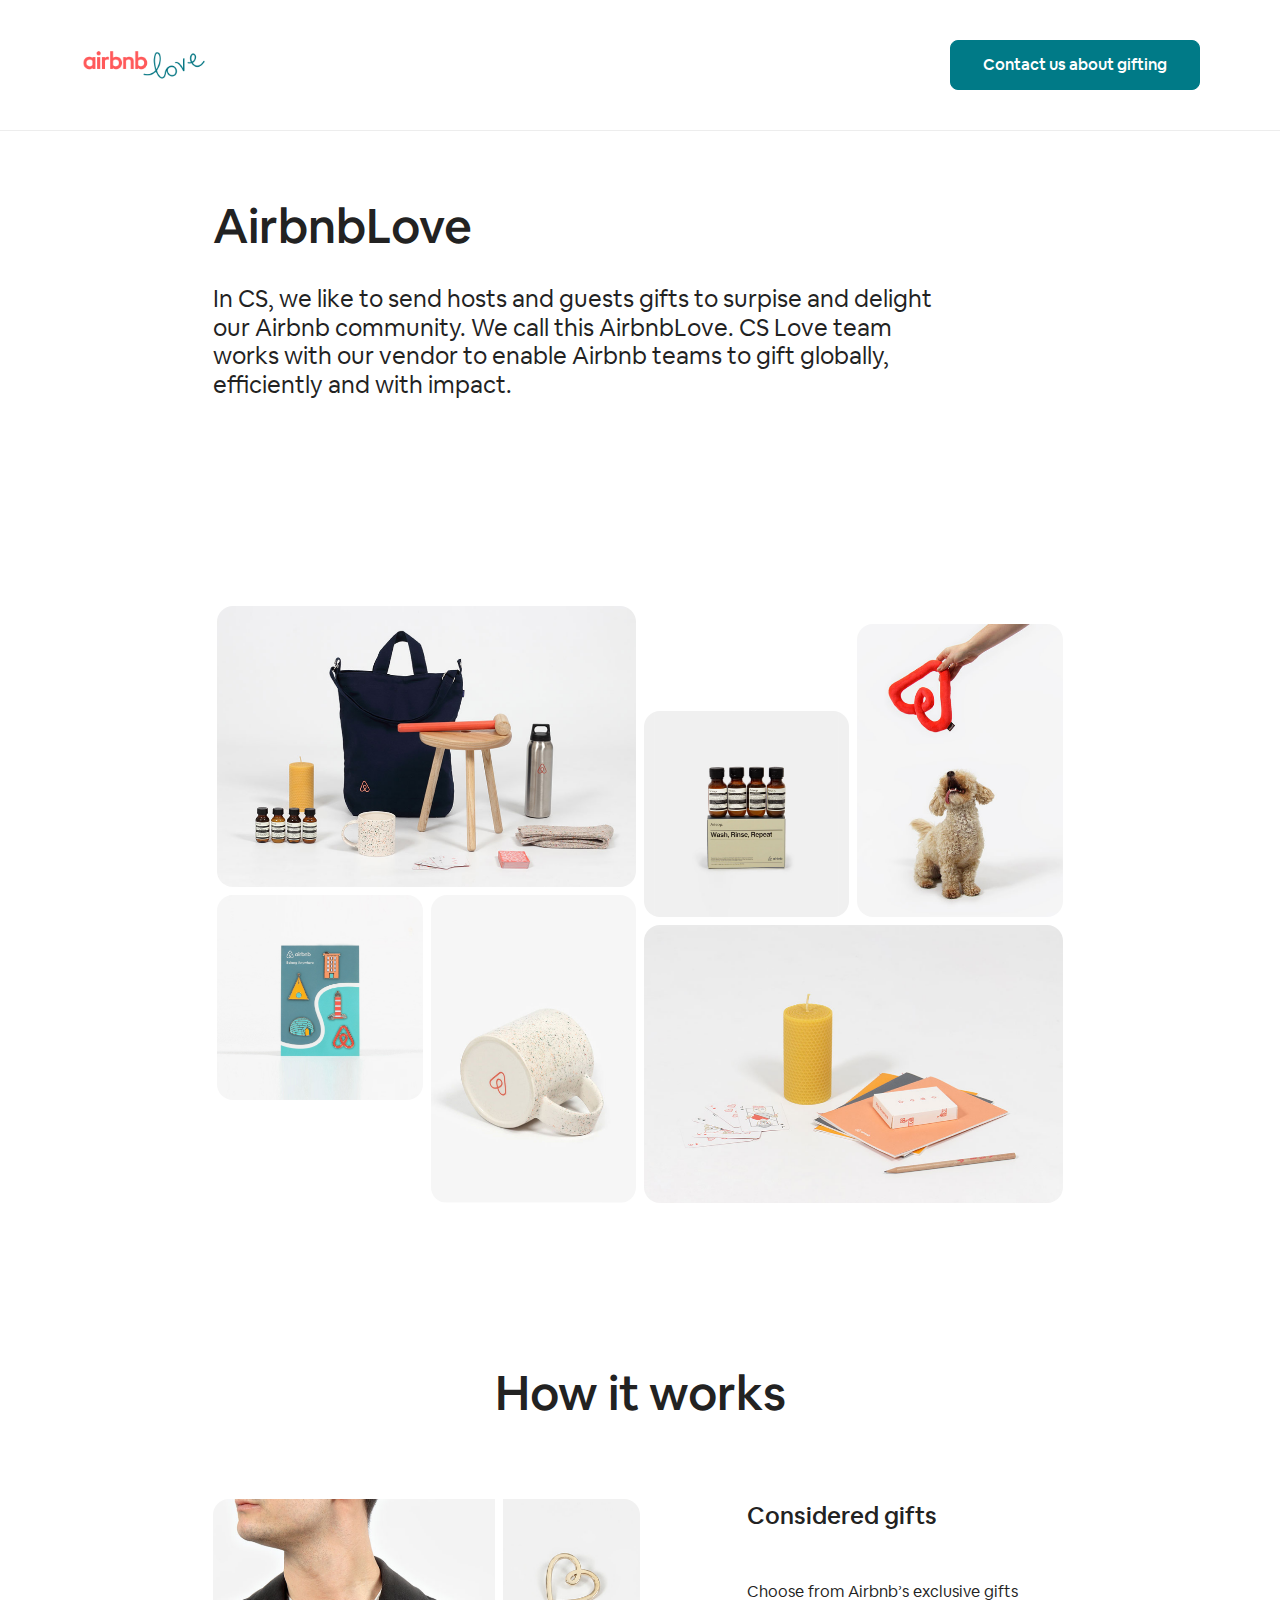
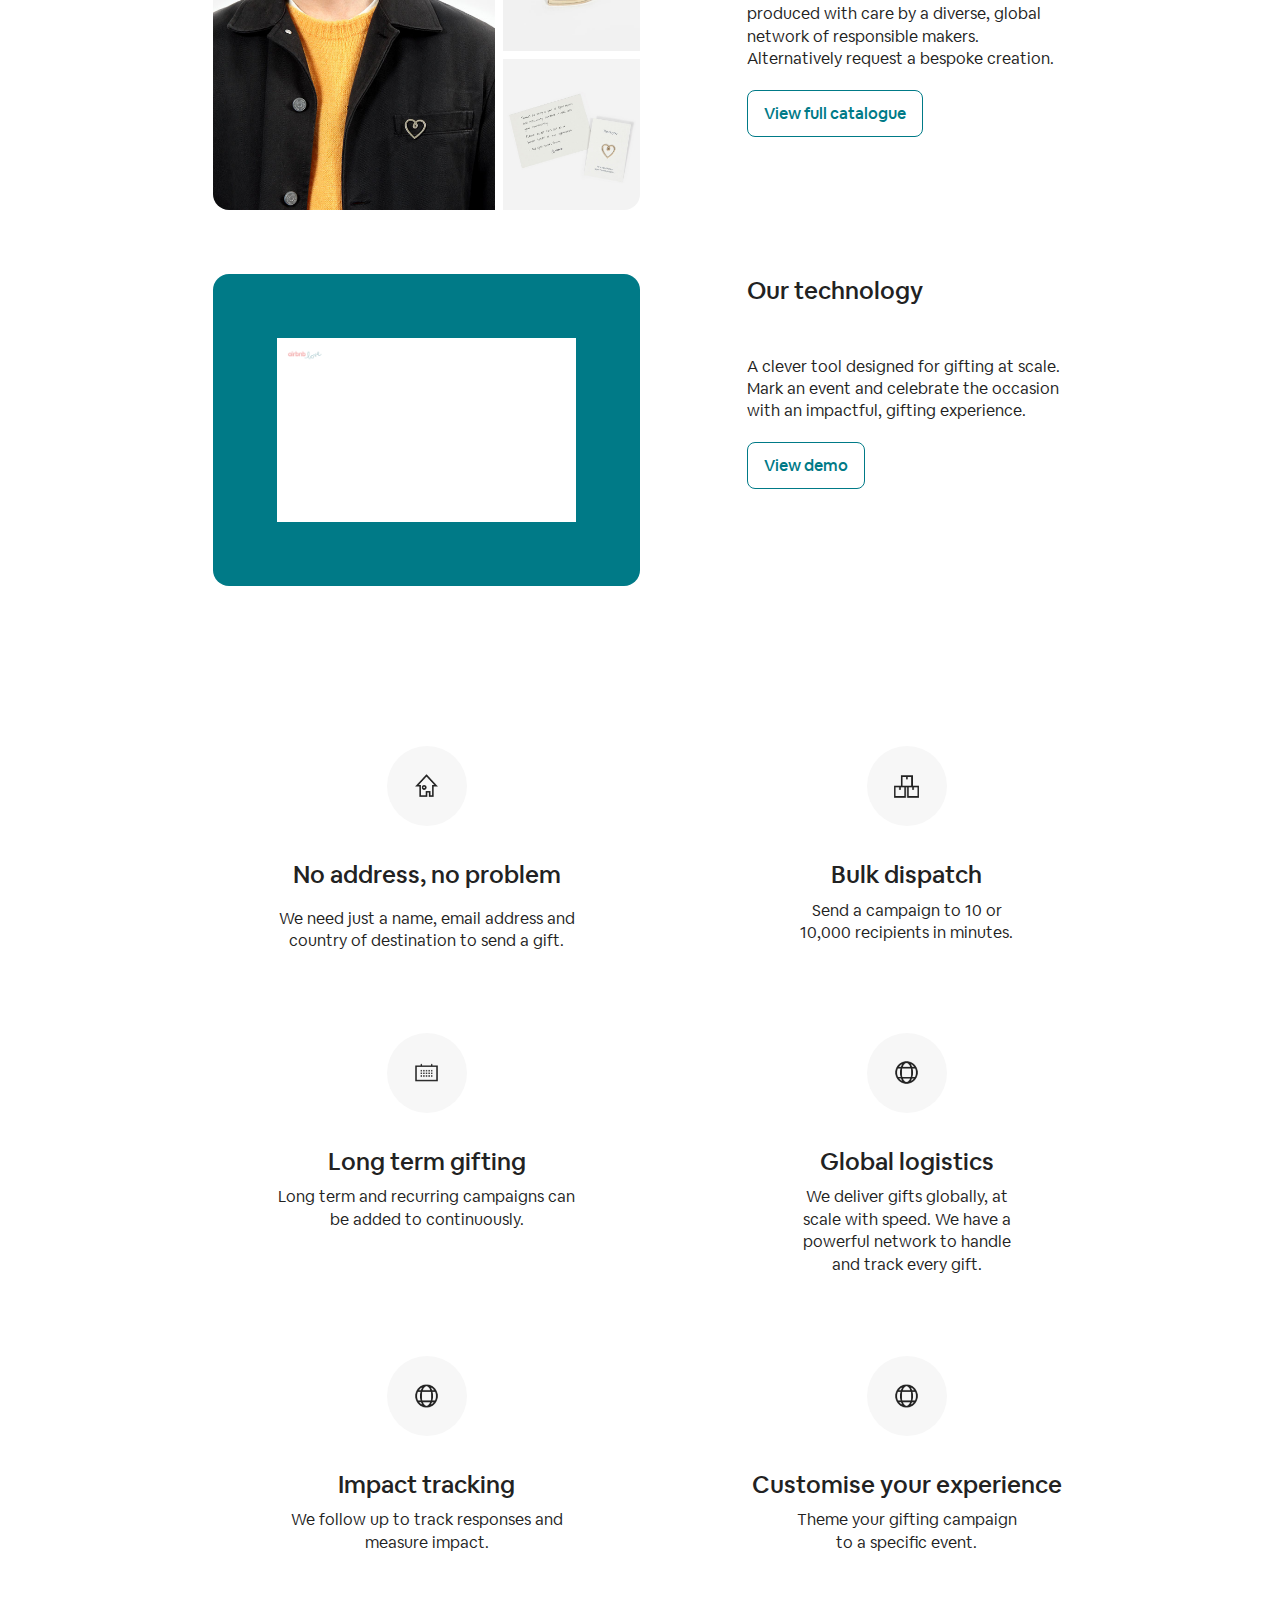
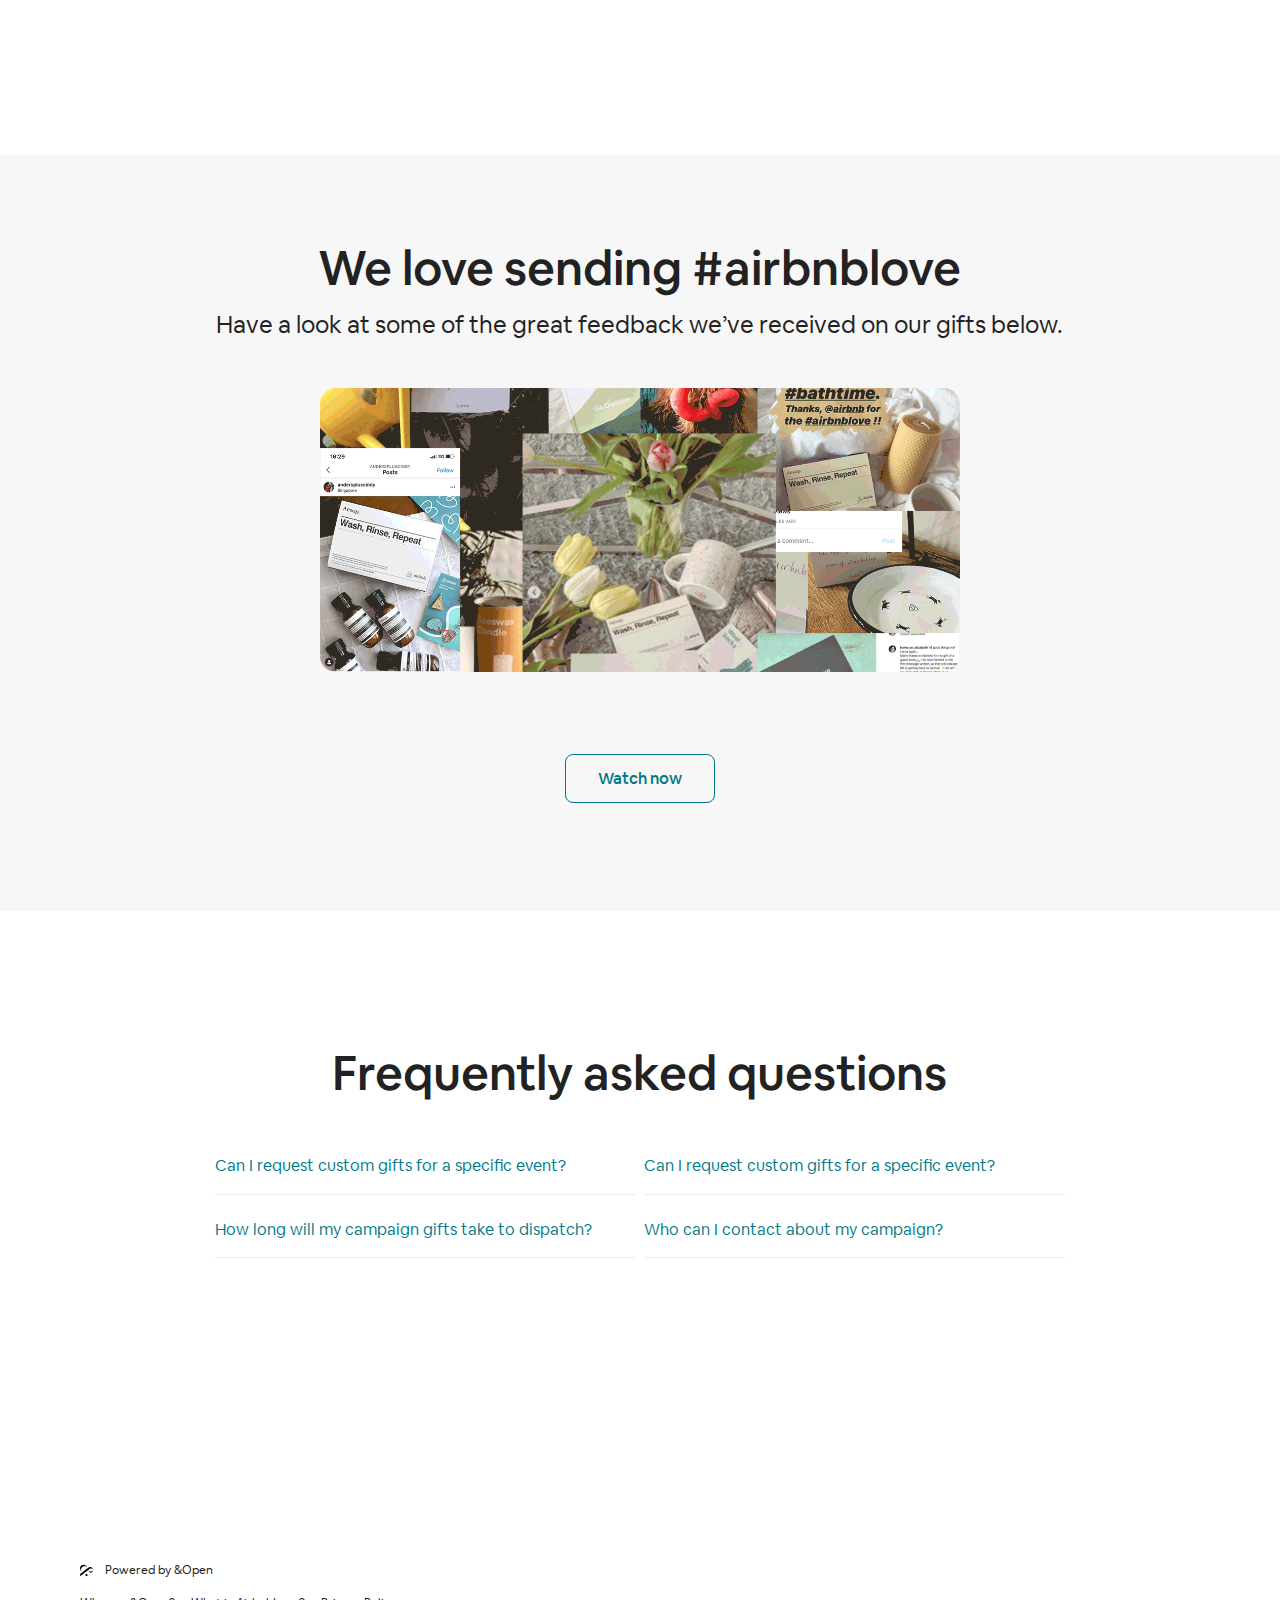
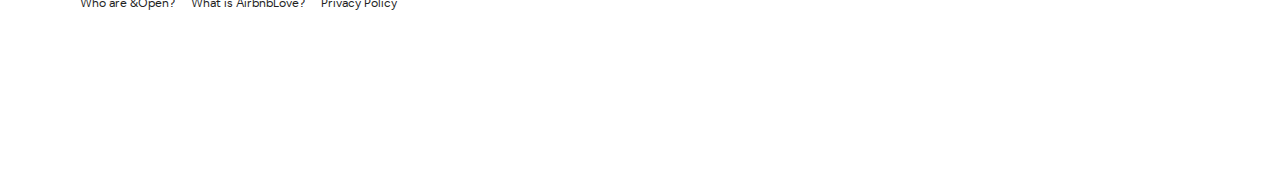
<file: index.html>
<!doctype html>
<html>
	<head>
		<meta charset="utf-8">
		<meta name="generator" content="AirbnbLove">
		<meta http-equiv="X-UA-Compatible" content="IE=edge">
		<meta name="viewport" content="width=device-width, initial-scale=1">
		<title>Gifts from Airbnb</title>
		<meta name="description" content="AirbnbLove is a way for us to send gifts to our hosts and guests to show our appreciation for their Airbnb community spirit.">
		<meta property="og:title" content="Gifts from Airbnb">
		<meta property="og:type" content="website">
		<meta property="og:url" content="___CURRENT_URL___">
		<meta property="og:description" content="AirbnbLove is a way for us to send gifts to our hosts and guests to show our appreciation for their Airbnb community spirit.">
		<meta property="og:image" content="assets/meta_image.png">
		<link rel="icon" type="image/png" href="assets/favicon.png" sizes="32x32">
		<link rel="stylesheet" href="base.css">
		<link rel="stylesheet" href="style.css">
	</head>
	<body>
		<header class="flex space-between">
			<a href="index.html"><img class="logo" src="assets/logo-1-.png" /></a>
			<a href="#" class="button  btn-primary contact">Contact us about gifting</a>
		  </header>
		  
		  <div id="index" class="p-top-xlarge">
			<section class="hero wrapper  mb-5">
			  <div class="container grid twelve-col">
				<div class="start-three-span-eleven">
				  <h1 class="mb-2">
					AirbnbLove
				  </h1>
		  
				  <h2 class="mb-6">
					In CS, we like to send hosts and guests gifts to surpise and delight our Airbnb community.
					We call this AirbnbLove. CS Love team works with our vendor to enable Airbnb teams to gift
					globally, efficiently and with impact.
				  </h2>
		  
				  <div class="hero-image-grid flex">
					<div class="left grid grid-gap two-col align-bottom">
					  <img src="assets/airbnblove-product-arrangement-1.png" class="span-two align-bottom br" />
					  <img src="assets/airbnb-pin-pack-packaging-1.png" class="br" />
					  <img src="assets/airbnb-mug-logo-1.png" class="br" />
					</div>
					<div class="right grid grid-gap two-col">
					  <img src="assets/airbnb-aesop-product-and-packaging-1.png" class="align-bottom br" />
					  <img src="assets/airbnb-belo-chew-toy-honey-looking.png" class="align-bottom br" />
					  <img src="assets/airbnblove-catalogue-group-1.png" class="span-two br" />
					</div>
				  </div>
				</div>
			  </div>
			</section>
		  
			<section class="how-it-works wrapper mb-5">
			  <div class="container">
				<h1 class="center-text mb-5">
				  How it works
				</h1>
		  
				<div class="considered-gifts grid twelve-col mb-4">
				  <div class="grid grid-gap three-col start-two-span-four">
					<img
					  src="assets/airbnb-disaster-relief-pin-wearing-jacket.png"
					  class="span-two stretch br-tl br-bl"
					/>
					<div class="grid two-row grid-gap">
					  <img src="assets/airbnb-disaster-relief-pin.png" class="br-tr" />
					  <img src="assets/pin-card.png" class="stretch br-br" />
					</div>
				  </div>
		  
				  <div class="considered-info start-eight-span-eleven">
					<h3 class="mb-3">Considered gifts</h3>
					<p class="mb-2">
					  Choose from Airbnb’s exclusive gifts produced with care by a diverse, global network of
					  responsible makers. Alternatively request a bespoke creation.
					</p>
					<a href="products.html" class="button btn-small">View full catalogue</a>
				  </div>
				</div>
		  
				<div class="our-tech grid twelve-col">
				  <div class="grid grid-gap start-two-span-four graphic-container br">
					<img src="assets/demo-animation.gif" />
				  </div>
		  
				  <div class="our-tech-info start-eight-span-eleven">
					<h3 class="mb-3">Our technology</h3>
					<p class="mb-2">
						A clever tool designed for gifting at scale. Mark an event and celebrate the occasion with an impactful, gifting experience.
					</p>
					<a href="#" class="button btn-small demo">View demo</a>
				  </div>
				</div>
			  </div>
			</section>
		  
			<section class="logistics wrapper mb-5">
			  <div class="container grid  twelve-col center-text">
				<div class="logistics-stat flex flex-column start-two-span-four mb-5">
				  <div class="icon mb-2"><img src="assets/address.png" /></div>
				  <h3 class="mb-1">No address, no problem</h3>
				  <p>We need just a name, email address and country of destination to send a gift.</p>
				</div>
				<div class="logistics-stat flex start-eight-span-eleven mb-5">
				  <div class="icon mb-2"><img src="assets/boxes.png" /></div>
				  <h3 class="mb-x-small">Bulk dispatch</h3>
				  <p>Send a campaign to 10 or 10,000 recipients in minutes.</p>
				</div>
				<div class="logistics-stat flex start-two-span-four mb-5">
				  <div class="icon mb-2"><img src="assets/calander.png" /></div>
				  <h3 class="mb-x-small">Long term gifting</h3>
				  <p>Long term and recurring campaigns can be added to continuously.</p>
				</div>
				<div class="logistics-stat flex start-eight-span-eleven mb-5">
				  <div class="icon mb-2"><img src="assets/globe.png" /></div>
				  <h3 class="mb-x-small">Global logistics</h3>
				  <p>We deliver gifts globally, at scale with speed. We have a powerful network to handle and track every gift.</p>
				</div>
				<div class="logistics-stat flex start-two-span-four mb-5">
				  <div class="icon mb-2"><img src="assets/globe.png" /></div>
				  <h3 class="mb-x-small">Impact tracking</h3>
				  <p>We follow up to track responses and measure impact.</p>
				</div>
				<div class="logistics-stat flex start-eight-span-eleven mb-5">
				  <div class="icon mb-2"><img src="assets/globe.png" /></div>
				  <h3 class="mb-x-small">Customise your experience</h3>
				  <p>Theme your gifting campaign to a specific event.</p>
				</div>
			  </div>
			</section>
		  
			<section class="wins wrapper  center-text">
			  <div class="pb-3"></div>
			  <div class="container">
				<div class=" grid twelve-col">
				  <div class="start-three-span-eleven">
					<h1 class="mb-1">We love sending #airbnblove</h1>
					<h2 class="mb-3">
					  Have a look at some of the great feedback we’ve received on our gifts below.
					</h2>
				  </div>
				  <div class=" start-four-span-ten">
					<div class="dora graphic-container video  mb-6 br">
					  <video loop="" muted="" autoplay="" playsinline="" poster="" id="video-loop">
						<source src="https://andopen.co/assets/dora_thumbnail_2.mp4" type="video/mp4" />
					  </video>
					</div>
				  </div>
				</div>
				<div class="center-text mb-5">
				  <a href="#" class="button video">Watch now</a>
				</div>
			  </div>
			</section>
		  
			<section class="faq wrapper mb-14">
			  <div class="pb-6"></div>
			  <div class="container">
				<div class="questions grid grid-gap twelve-col">
				  <h1 class="center-text start-three-span-eleven mb-3">Frequently asked questions</h1>
				  <div class="question start-two-span-four mb-1">
					<div class="question-title">
					  <span>Can I request custom gifts for a specific event?</span>
					</div>
					<div class="question-answer mt-1">
					  <p>
						Yes! You have the option of choosing a range of gifts from an existing catalogue or
						requesting a custom gift tailored to a specific event.
					  </p>
					</div>
				  </div>
				  <div class="question start-seven-span-eleven  mb-1">
					<div class="question-title">
					  <span>Can I request custom gifts for a specific event?</span>
					</div>
					<div class="question-answer mt-1">
					  <p>
						You can view our standard catalogue of gifts
						<a
						  href="products.html"
						  style="border-bottom: 1px solid #222222; color: #333333"
						>
						  here</a
						>
					  </p>
					</div>
				  </div>
				  <div class="question start-two-span-four">
					<div class="question-title">
					  <span>How long will my campaign gifts take to dispatch?</span>
					</div>
					<div class="question-answer mt-1">
					  <p>
						Standard catalogue: 24hrs from choosing the gift to actioning dispatch.
						<br />
						<br />
						Custom gift: gifts can take anywhere from 4 to 10 weeks from design to procurement -
						so the more notice we receive, the better gift options the &amp;Open creative team can
						provide.
					  </p>
					</div>
				  </div>
				  <div class="question start-seven-span-eleven">
					<div class="question-title">
					  <span>Who can I contact about my campaign?</span>
					</div>
					<div class="question-answer mt-1">
					  <p>
						You can contact a member of the &amp;Open team about your campaign
						<a class="contact" style="border-bottom: 1px solid #222222; color:#333333">here</a>
						. As soon as they receive your request a member of their team will be in touch.
						Alternatively you can reach them directly at
						<a href="mailto:campaigns@andopen.co" style="color:#222222">campaigns@andopen.co</a>
					  </p>
					</div>
				  </div>
				</div>
			  </div>
			</section>
		  
			<footer class="mb-8">
			  <a href="https://andopen.co/" target="blank" class="flex ver-center mb-1 powered-by">
				<img src="assets/ao_icon.svg" />
				<p>
				  Powered by &amp;Open
				</p>
			  </a>
			  <nav>
				<ul class="flex">
				  <li>
					<a href="https://andopen.co/" target="blank">Who are &amp;Open?</a>
				  </li>
				  <li>
					<a
					  href="https://www.airbnb.ie/help/article/1635/why-did-i-receive-an-email-from-open-on-behalf-of-airbnblove"
					  target="blank"
					  >What is AirbnbLove?</a
					>
				  </li>
				  <li>
					<a href="https://andopen.co/legal" target="blank">Privacy Policy</a>
				  </li>
				</ul>
			  </nav>
			</footer>
		



			<div class="modal-content-wrapper form-wrapper flex hor-center ver-center">
				<div id="form" >
					<div data-no-scroll="1" data-paperform-id="wfygjnv1"></div><script>(function() {var script = document.createElement('script'); script.src = "https://paperform.co/__embed"; document.body.appendChild(script); })()</script>
				</div>
			</div>

			<div class="modal close-tag">
				<div class="close close-tag flex hor-center ver-center">
					<img src="assets/close.svg">
				</div>

				<div class="modal-content-wrapper video-wrapper flex hor-center ver-center">
					<iframe nonce="" src="https://player.vimeo.com/video/444942505" width="460" height="920" id="video" frameborder="0" allow="autoplay; fullscreen" allowfullscreen=""></iframe>
				</div>

				<div class="modal-content-wrapper demo-wrapper flex hor-center ver-center">
					<iframe nonce="" src="https://player.vimeo.com/video/465437126?loop=1" width="840" height="560" frameborder="0" allow="autoplay; fullscreen" id="video" allowfullscreen=""></iframe>
				</div>

			</div>

			

		 

		  <script src="main.js"></script>
		
		
	</body>
</html>
</file>
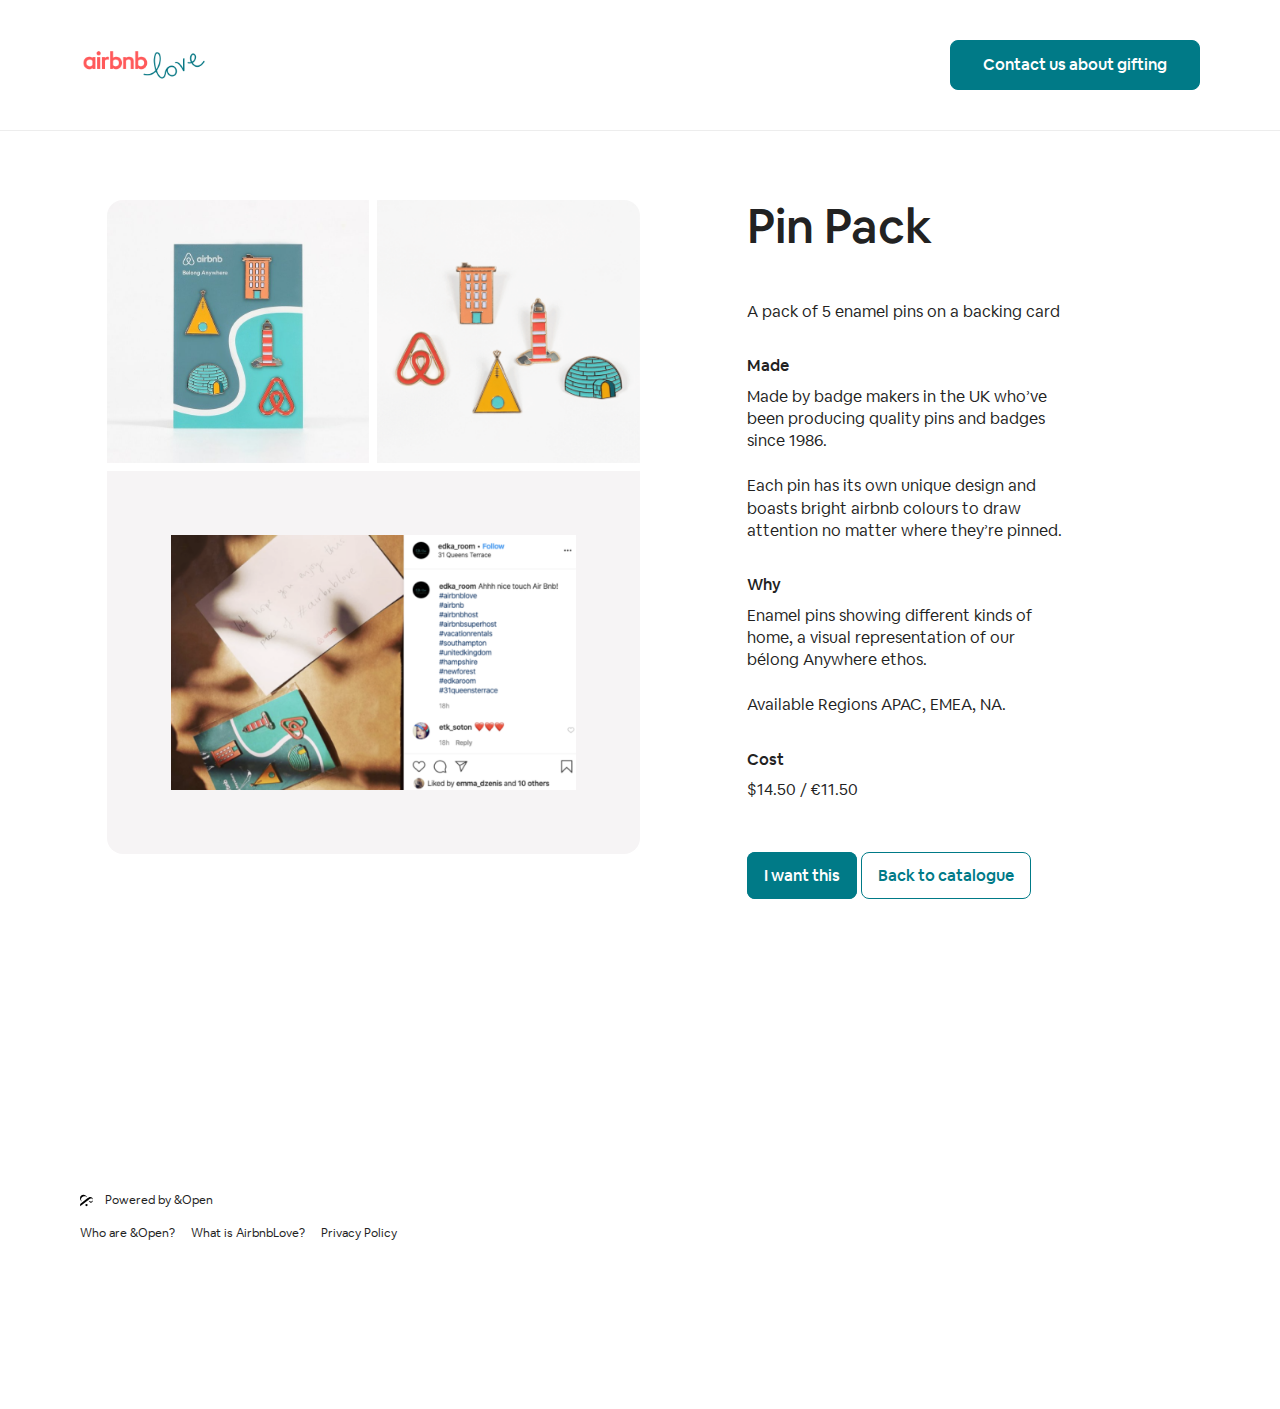
<file: product.html>
<!doctype html>
<html>
	<head>
		<meta charset="utf-8">
		<meta name="generator" content="AirbnbLove">
		<meta http-equiv="X-UA-Compatible" content="IE=edge">
		<meta name="viewport" content="width=device-width, initial-scale=1">
		<title>Gifts from Airbnb</title>
		<meta name="description" content="AirbnbLove is a way for us to send gifts to our hosts and guests to show our appreciation for their Airbnb community spirit.">
		<meta property="og:title" content="Gifts from Airbnb">
		<meta property="og:type" content="website">
		<meta property="og:url" content="___CURRENT_URL___">
		<meta property="og:description" content="AirbnbLove is a way for us to send gifts to our hosts and guests to show our appreciation for their Airbnb community spirit.">
		<meta property="og:image" content="assets/meta_image.png">
		<link rel="icon" type="image/png" href="assets/favicon.png" sizes="32x32">
		<link rel="stylesheet" href="base.css">
		<link rel="stylesheet" href="style.css">

    </head>
    

    <body>
		<header class="flex space-between">
			<a href="index.html"><img class="logo" src="assets/logo-1-.png" /></a>
			<a href="#" class="button btn-primary contact">Contact us about gifting</a>
		  </header>
		  
		  <div id="product-catalogue" class="p-top-xlarge"></div>
		  
		  <section class="product wrapper  mb-14">
			<div class="container grid twelve-col">
			  <div class="product-images grid grid-gap two-col start-two-span-three">
				<img src="assets/product_images/pin_pack.jpg" class="align-bottom br-tl"/>
				<img src="assets/product_images/pin-pack-group.png" class="align-bottom br-tr"/>
				<div class="graphic-container span-two br-br br-bl">
					<img src="assets/product_images/pin-pack-insta.png" />
				</div>
			  </div>
		  
			  <div class="product-info start-eight-span-eleven">
				<h1 class="mb-3">Pin Pack</h1>
				<p class="mb-2">
				  A pack of 5 enamel pins on a backing card
				</p>
				<h4 class="mb-x-small">
				  Made
				</h4>
				<p class="mb-2">
				  Made by badge makers in the UK who’ve been producing quality pins and badges since 1986.
				  <br /><br />
				  Each pin has its own unique design and boasts bright airbnb colours to draw attention no
				  matter where they’re pinned.
				</p>
				<h4 class="mb-x-small">
				  Why
				</h4>
		  
				<p class="mb-2">
				  Enamel pins showing different kinds of home, a visual representation of our bélong Anywhere
				  ethos.
				  <br /><br />
				  Available Regions APAC, EMEA, NA.
				</p>
				
				<h4 class="mb-x-small">Cost</h4>
				<p class="mb-4">$14.50 / €11.50</p>
				 <a href="#" class="button btn-small btn-primary contact">I want this</a>
				<a href="products.html" class="button btn-small">Back to catalogue</a>
			  </div>
			</div>
		  </section>
		  
		  <footer class="mb-8">
			<a href="https://andopen.co/" target="blank" class="flex ver-center mb-1">
			  <img src="assets/ao_icon.svg" />
			  <p>
				Powered by &amp;Open
			  </p>
			</a>
			<nav>
			  <ul class="flex">
				<li>
				  <a href="https://andopen.co/" target="blank">Who are &amp;Open?</a>
				</li>
				<li>
				  <a
					href="https://www.airbnb.ie/help/article/1635/why-did-i-receive-an-email-from-open-on-behalf-of-airbnblove"
					target="blank"
					>What is AirbnbLove?</a
				  >
				</li>
				<li>
				  <a href="https://andopen.co/legal" target="blank">Privacy Policy</a>
				</li>
			  </ul>
			</nav>
		  </footer>


		  <div class="modal-content-wrapper form-wrapper flex hor-center ver-center">
			<div id="form" >
				<div data-no-scroll="1" data-paperform-id="wfygjnv1"></div><script>(function() {var script = document.createElement('script'); script.src = "https://paperform.co/__embed"; document.body.appendChild(script); })()</script>
			</div>
		</div>

		<div class="modal close-tag">
			<div class="close close-tag flex hor-center ver-center">
				<img src="assets/close.svg">
			</div>

			<div class="modal-content-wrapper video-wrapper flex hor-center ver-center">
				<iframe nonce="" src="https://player.vimeo.com/video/444942505" width="460" height="920" id="video" frameborder="0" allow="autoplay; fullscreen" allowfullscreen=""></iframe>
			</div>

			<div class="modal-content-wrapper demo-wrapper flex hor-center ver-center">
				<iframe nonce="" src="https://player.vimeo.com/video/465437126?loop=1" width="840" height="560" frameborder="0" allow="autoplay; fullscreen"  id="video"allowfullscreen=""></iframe>
			</div>

		</div>
		  

	<script src="main.js"></script>
    </body>
</html>
</file>
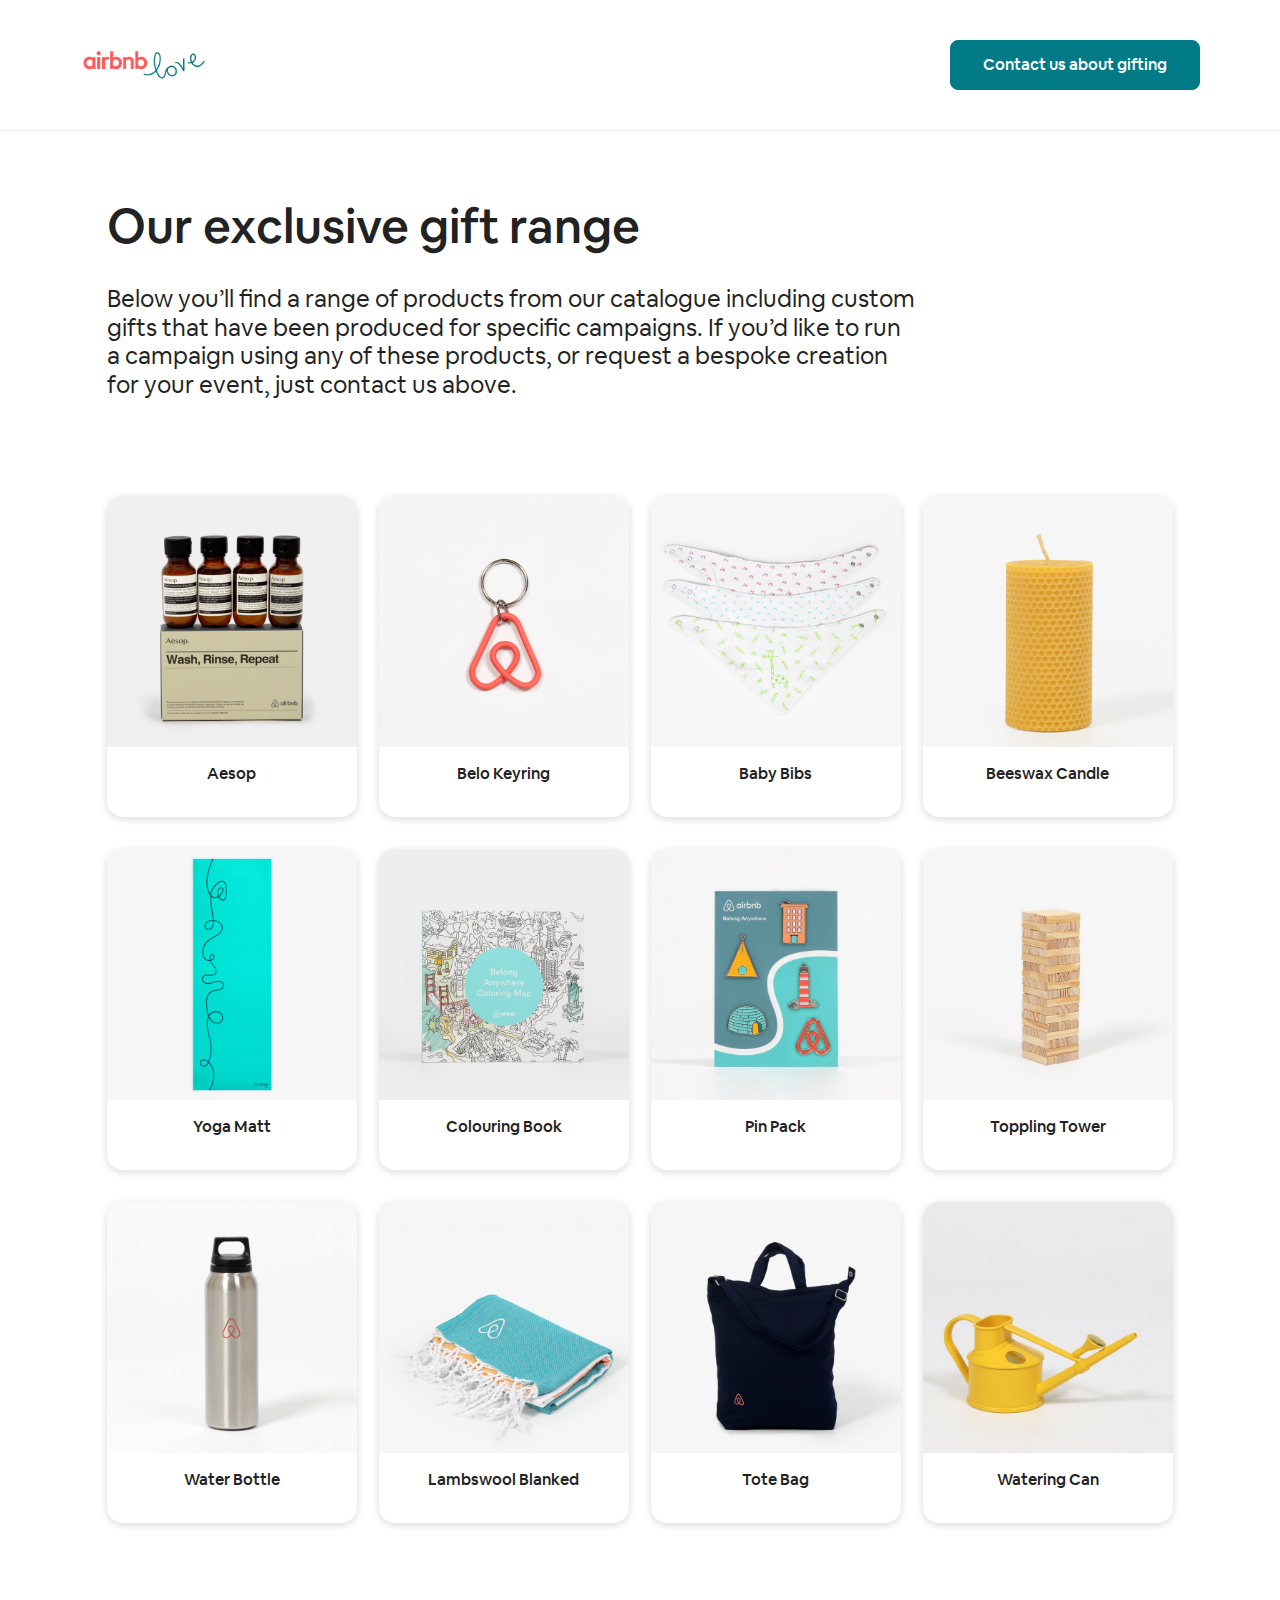
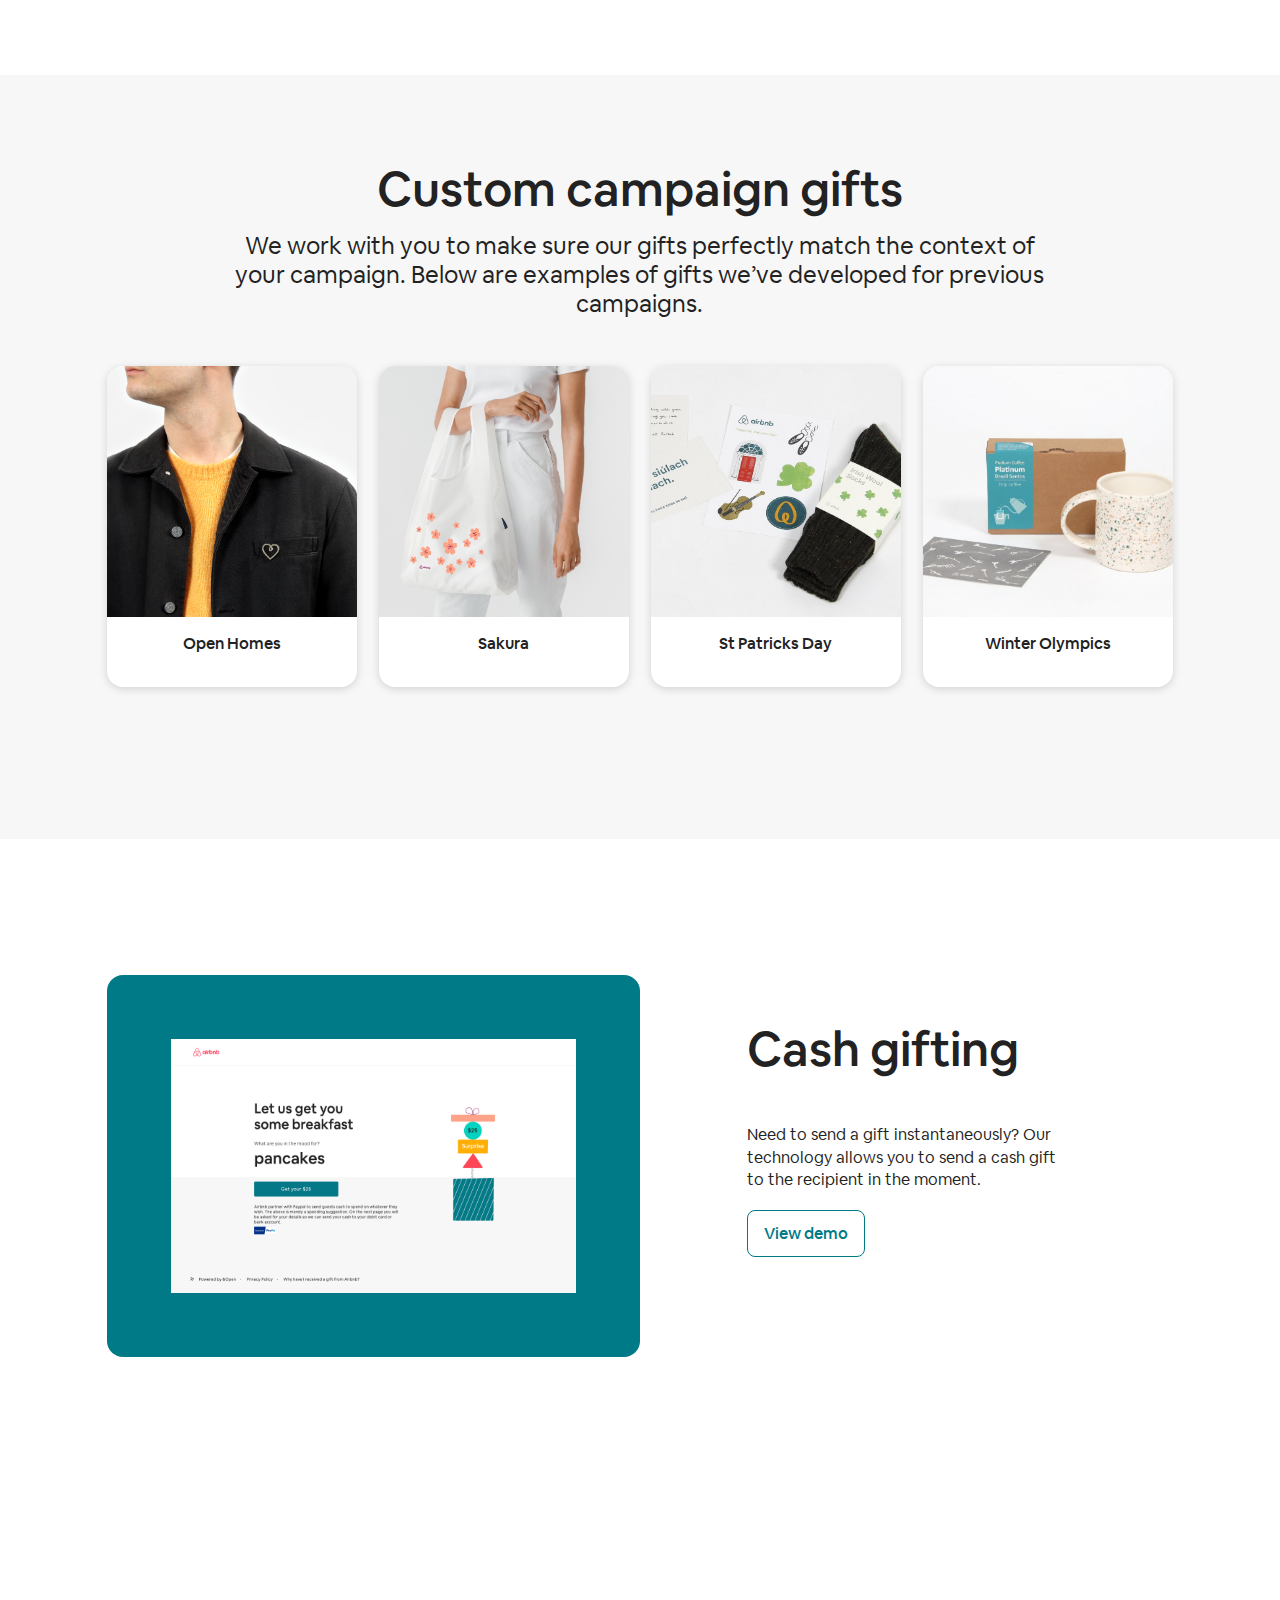
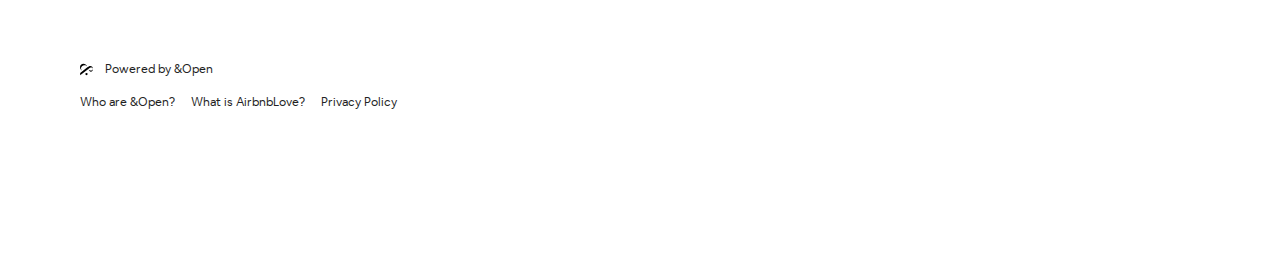
<file: products.html>
<!doctype html>
<html>
	<head>
		<meta charset="utf-8">
		<meta name="generator" content="AirbnbLove">
		<meta http-equiv="X-UA-Compatible" content="IE=edge">
		<meta name="viewport" content="width=device-width, initial-scale=1">
		<title>Gifts from Airbnb</title>
		<meta name="description" content="AirbnbLove is a way for us to send gifts to our hosts and guests to show our appreciation for their Airbnb community spirit.">
		<meta property="og:title" content="Gifts from Airbnb">
		<meta property="og:type" content="website">
		<meta property="og:url" content="___CURRENT_URL___">
		<meta property="og:description" content="AirbnbLove is a way for us to send gifts to our hosts and guests to show our appreciation for their Airbnb community spirit.">
		<meta property="og:image" content="assets/meta_image.png">
		<link rel="icon" type="image/png" href="assets/favicon.png" sizes="32x32">
		<link rel="stylesheet" href="base.css">
        <link rel="stylesheet" href="style.css">
        

	</head>
	<body>
		<header class="flex space-between">
            <a href="index.html"><img class="logo" src="assets/logo-1-.png" /></a>
            <a href="#" class="button btn-primary contact">Contact us about gifting</a>
          </header>
          
          <div id="product-catalogue" class="p-top-xlarge"></div>
          
          <section class="catalogue wrapper  mb-5">
            <div class="container grid twelve-col">
              <div class="start-two-span-twelve">
                <h1 class="mb-2">
                  Our exclusive gift range
                </h1>
          
                <h2 class="mb-6">
                  Below you’ll find a range of products from our catalogue including custom gifts that have
                  been produced for specific campaigns. If you’d like to run a campaign using any of these
                  products, or request a bespoke creation for your event, just contact us above.
                </h2>
          
                <div class="catalogue-grid flex wrap space-between">
          <!--         <div class="product-card">
                    <div class="product-image mb-1">
                      <img src="water-bottle.png" />
                    </div>
                    <div class="product-title mb-2 center-text">
                      <h4>Water bottle</h4>
                    </div>
                  </div> -->
                </div>
              </div>
            </div>
          </section>
          
          <section class="campaigns wrapper">
            <div class="pb-3"></div>
            <div class="container grid twelve-col center-text">
              <div class="start-two-span-twelve">
                <h1 class="mb-1">Custom campaign gifts</h1>
                <h2 class="mb-3">
                  We work with you to make sure our gifts perfectly match the context of your campaign. Below are examples of gifts we’ve developed for previous campaigns.
                </h2>
                <div class="campaigns-grid flex wrap space-between mb-5">
          <!--         <div class="product-card">
                    <div class="product-image  mb-1">
                      <img src="water-bottle.png" />
                    </div>
                    <div class="product-title mb-2 center-text">
                      <h4>Water bottle</h4>
                    </div>
                  </div> -->
                </div>
              </div>
            </div>
          </section>
          
          <section class="cash-gifting wrapper mb-14">
              <div class="pb-6"></div>
            <div class="container grid twelve-col">
              <div class="graphic-container start-two-span-three br">
                <img src="assets/product_images/cash_gifting.png" />
              </div>
              <div class="cash-info start-eight-span-eleven">
                    <div class="pb-3"></div>
                <h1 class="mb-3">Cash gifting</h1>
                <p class="mb-2">
                  Need to send a gift instantaneously? Our technology allows you to send a cash gift to the recipient in the moment.
                </p>
                <a href="#" class="button btn-small demo">View demo</a>
              </div>
            </div>
          </section>
          
          <footer class="mb-8">
            <a href="https://andopen.co/" target="blank" class="flex  ver-center mb-1">
              <img src="assets/ao_icon.svg" />
              <p>
                Powered by &amp;Open
              </p>
            </a>
            <nav>
              <ul class="flex">
                <li>
                  <a href="https://andopen.co/" target="blank">Who are &amp;Open?</a>
                </li>
                <li>
                  <a
                    href="https://www.airbnb.ie/help/article/1635/why-did-i-receive-an-email-from-open-on-behalf-of-airbnblove"
                    target="blank"
                    >What is AirbnbLove?</a
                  >
                </li>
                <li>
                  <a href="https://andopen.co/legal" target="blank">Privacy Policy</a>
                </li>
              </ul>
            </nav>
          </footer>


			<div class="modal-content-wrapper form-wrapper flex hor-center ver-center">
				<div id="form" >
					<div data-no-scroll="1" data-paperform-id="wfygjnv1"></div><script>(function() {var script = document.createElement('script'); script.src = "https://paperform.co/__embed"; document.body.appendChild(script); })()</script>
				</div>
			</div>

			<div class="modal close-tag">
				<div class="close close-tag flex hor-center ver-center">
					<img src="assets/close.svg">
				</div>

				<div class="modal-content-wrapper video-wrapper flex hor-center ver-center">
					<iframe nonce="" src="https://player.vimeo.com/video/444942505" width="460" height="920" id="video" frameborder="0" allow="autoplay; fullscreen" allowfullscreen=""></iframe>
				</div>

				<div class="modal-content-wrapper demo-wrapper flex hor-center ver-center">
					<iframe nonce="" src="https://player.vimeo.com/video/465437126?loop=1" width="840" height="560" frameborder="0" allow="autoplay; fullscreen" id="video"allowfullscreen=""></iframe>
				</div>

			</div>
          
          

        <script src="main.js"></script>
    </body>
</file>
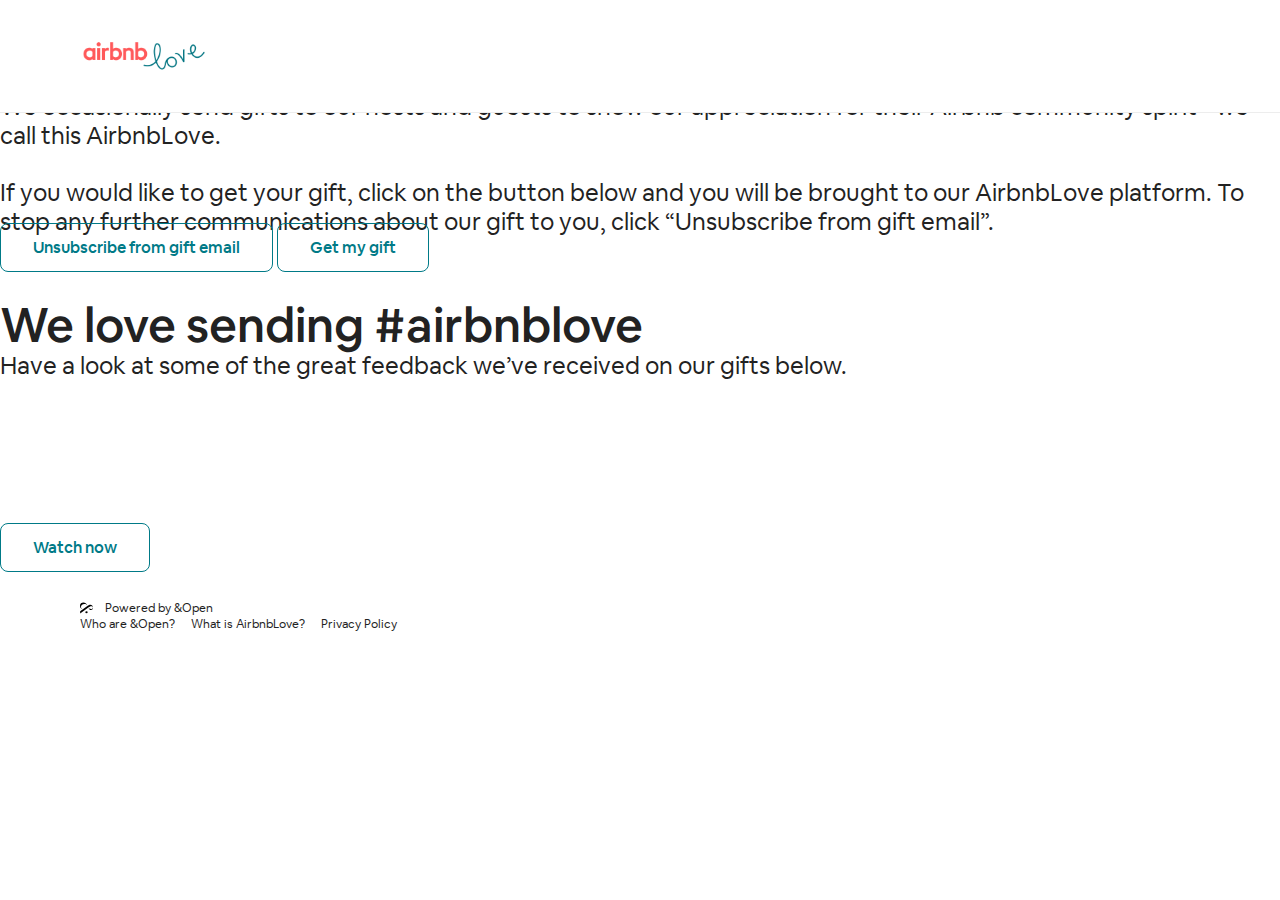
<file: unsubscribe-landing.html>
<!doctype html>
<html>
	<head>
		<meta charset="utf-8">
		<meta name="generator" content="AirbnbLove">
		<meta http-equiv="X-UA-Compatible" content="IE=edge">
		<meta name="viewport" content="width=device-width, initial-scale=1">
		<title>Gifts from Airbnb</title>
		<meta name="description" content="AirbnbLove is a way for us to send gifts to our hosts and guests to show our appreciation for their Airbnb community spirit.">
		<meta property="og:title" content="Gifts from Airbnb">
		<meta property="og:type" content="website">
		<meta property="og:url" content="___CURRENT_URL___">
		<meta property="og:description" content="AirbnbLove is a way for us to send gifts to our hosts and guests to show our appreciation for their Airbnb community spirit.">
		<meta property="og:image" content="assets/meta_image.png">
		<link rel="stylesheet" href="base.css">
		<link rel="stylesheet" href="style.css">
	</head>
	<body>

    <header>
      <img class="logo" src="assets/logo-1-.png" />
    </header>
    
    <div class="container padding">
      <section class="unsub-intro grid">
        <h1 class="column-narrow">
          Are you sure you don’t want your gift Sarah?
        </h1>
    
        <h2 class="column-narrow">
          We occasionally send gifts to our hosts and guests to show our appreciation for their Airbnb
          community spirit - we call this AirbnbLove.
          <br />
          <br />
          If you would like to get your gift, click on the button below and you will be brought to our
          AirbnbLove platform. To stop any further communications about our gift to you, click
          “Unsubscribe from gift email”.
        </h2>
      </section>
    
      <section class="grid">
        <div class="unsub-options column-narrow">
          <a href="unsubscribe.html" class="button secondary unsubscribe">Unsubscribe from gift email</a>
          <a href="#" class="button get-gift">Get my gift</a>
        </div>
      </section>
    </div>
    
    <div class="fw-container padding">
      <section class="wins grid">
        <h1 class="column-narrow">
          We love sending #airbnblove
        </h1>
    
        <h2 class="column-narrow">
          Have a look at some of the great feedback we’ve received on our gifts below.
        </h2>
    
        <a href="#" class="video column-narrow watch">
          <video loop="" muted="" autoplay="" playsinline="" poster="" id="video-loop">
            <source src="https://andopen.co/assets/dora_thumbnail_2.mp4" type="video/mp4" />
          </video>
        </a>
      </section>
    
      <div class="video-button watch">
        <a href="#" class=" button">Watch now</a>
      </div>
    </div>
    
    
    <div class="modal closeTag">
      <div class="close closeTag">
        <img src="assets/close.svg" />
      </div>
      
          <div class="form-wrapper">
          <div id="form" >
        <p>Form TBC</p>
    <!--         <textarea></textarea> -->
          </div>
      </div>
      
       <div class="video-wrapper">
          <iframe src="https://player.vimeo.com/video/444942505" width="460" height="920" id="video" frameborder="0" allow ="autoplay; fullscreen" allowfullscreen ></iframe>
        </div>
        
    </div>
    
    
    
    
    
    <footer>
      <div class="powered flex">
        <img class="footer-logo" src="assets/ao_icon.svg" />
        <p>Powered by &Open</p>
      </div>
    
      <nav>
        <ul class="flex">
          <li>
            <a href="#">Who are &Open?</a>
          </li>
          <li>
            <a href="#">What is AirbnbLove?</a>
          </li>
          <li>
            <a href="#">Privacy Policy</a>
          </li>
        </ul>
      </nav>
    </footer>
    
    

		  <script src="main.js"></script>
		
		
	</body>
</html>
</file>
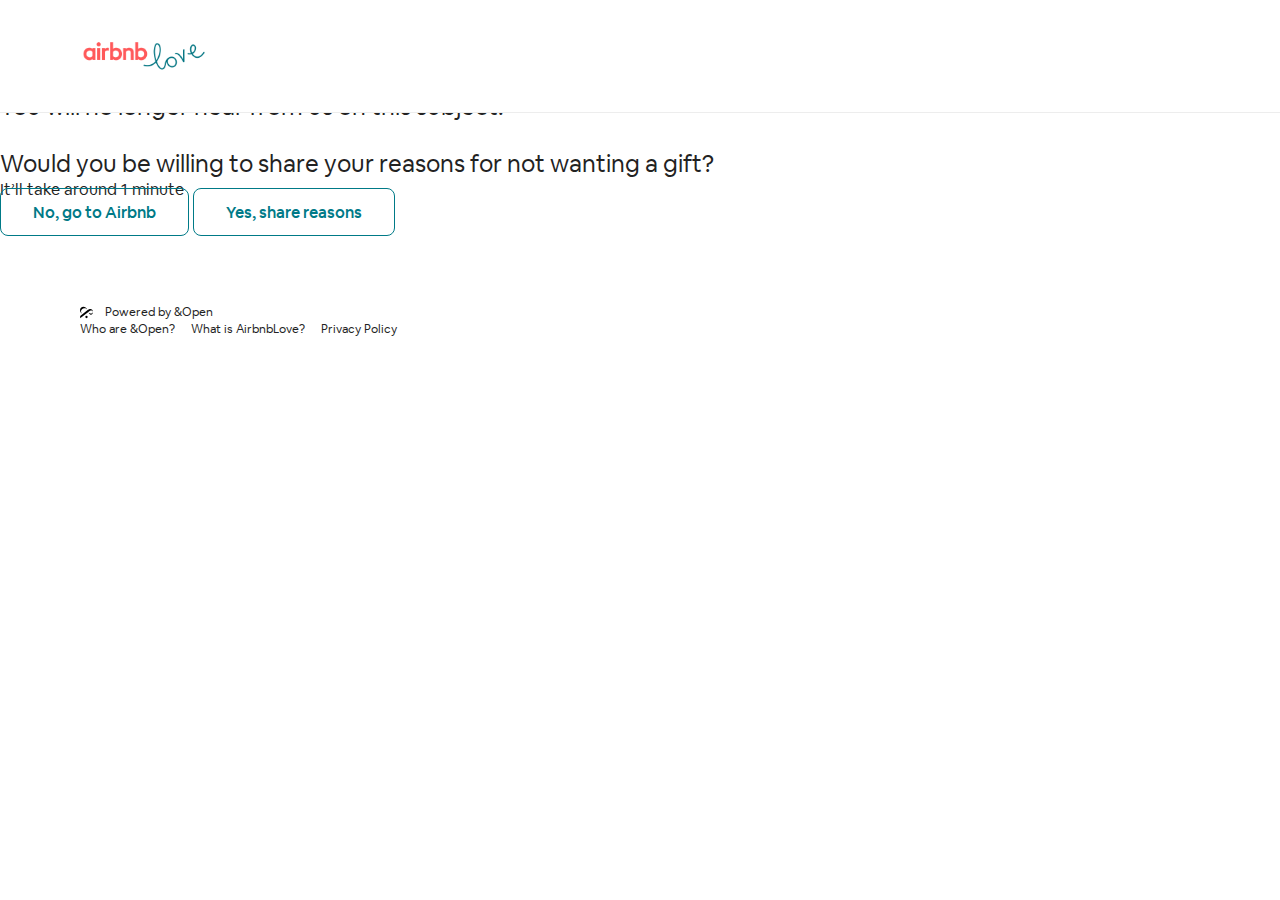
<file: unsubscribe.html>
<!doctype html>
<html>
	<head>
		<meta charset="utf-8">
		<meta name="generator" content="AirbnbLove">
		<meta http-equiv="X-UA-Compatible" content="IE=edge">
		<meta name="viewport" content="width=device-width, initial-scale=1">
		<title>Gifts from Airbnb</title>
		<meta name="description" content="AirbnbLove is a way for us to send gifts to our hosts and guests to show our appreciation for their Airbnb community spirit.">
		<meta property="og:title" content="Gifts from Airbnb">
		<meta property="og:type" content="website">
		<meta property="og:url" content="___CURRENT_URL___">
		<meta property="og:description" content="AirbnbLove is a way for us to send gifts to our hosts and guests to show our appreciation for their Airbnb community spirit.">
		<meta property="og:image" content="assets/meta_image.png">
		<link rel="stylesheet" href="base.css">
		<link rel="stylesheet" href="style.css">
	</head>
	<body>

    <header>
      <img class="logo" src="assets/logo-1-.png" />
    </header>
    
    
    <div class="container padding">
      <section class="unsub-intro grid">
        <h1 class="column-narrow">
         We’re sorry you didn’t want a gift!
        </h1>
    
        <h2 class="column-narrow">
    You will no longer hear from us on this subject. 
          <br />
          <br />
    Would you be willing to share your reasons for not wanting a gift?
        </h2>
        
        <p class="column-narrow">
          It’ll take around 1 minute
        </p>
      </section>
    
      <section class="grid">
        <div class="unsub-options  column-narrow">
          <a href="https://www.airbnb.ie/?locale=en&_set_bev_on_new_domain=1589819090_ZTg4NzI2MmIzZDE5" class="button secondary to-airbnb">No, go to Airbnb</a>
          <a href="#" class="button share-reason contact">Yes, share reasons</a>
        </div>
      </section>
    </div>
    
    
    <footer>
      <div class="powered flex">
        <img class="footer-logo" src="assets/ao_icon.svg" />
        <p>Powered by &Open</p>
      </div>
    
      <nav>
        <ul class="flex">
          <li>
            <a href="#">Who are &Open?</a>
          </li>
          <li>
            <a href="#">What is AirbnbLove?</a>
          </li>
          <li>
            <a href="#">Privacy Policy</a>
          </li>
        </ul>
      </nav>
    </footer>
    
    
          <div class="form-wrapper">
          <div class="unsubscribe-form" id="form">
        <h3>Please select your reason for not wanting a gift. </h3>
            
    
            <div class="radio-group">
    <label class="unsub-option">My customer support issue is not resolved
      <input type="radio" checked="checked" name="radio">
      <span class="checkmark"></span>
    </label>
    
            
         
    <label class="unsub-option">Airbnb should be gifting a charity, not me
      <input type="radio" name="radio">
      <span class="checkmark"></span>
    </label>
              
            </div>
    
         <a href="#" class="button submit">Share reasons</a>
          </div>
      </div>
    
    <div class="modal closeTag">
      <div class="close closeTag">
        <img src="assets/close.svg" />
      </div>
    
       <div class="video-wrapper">
          <iframe src="https://player.vimeo.com/video/444942505" width="460" height="920" id="video" frameborder="0" allow ="autoplay; fullscreen" allowfullscreen ></iframe>
        </div>
        
    </div>
    
    

		  <script src="main.js"></script>
		
		
	</body>
</html>
</file>
<file: base.css>
html, body, div, span, applet, object, iframe,
h1, h2, h3, h4, h5, h6, p, blockquote, pre,
a, abbr, acronym, address, big, cite, code,
del, dfn, em, img, ins, kbd, q, s, samp,
small, strike, strong, sub, sup, tt, var,
b, u, i, center,
dl, dt, dd, ol, ul, li,
fieldset, form, label, legend,
table, caption, tbody, tfoot, thead, tr, th, td,
article, aside, canvas, details, embed,
figure, figcaption, footer, header, hgroup,
menu, nav, output, ruby, section, summary,
time, mark, audio, video {
  margin: 0;
  padding: 0;
  border: 0;
  font-size: 100%;
  font: inherit;
  vertical-align: baseline;
}

article, aside, details, figcaption, figure,
footer, header, hgroup, menu, nav, section {
  display: block;
}
body {
  line-height: 1;
}
ol, ul {
  list-style: none;
}
blockquote, q {
  quotes: none;
}
blockquote:before, blockquote:after,
q:before, q:after {
  content: '';
  content: none;
}
table {
  border-collapse: collapse;
  border-spacing: 0;
}

img, iframe {
  vertical-align: bottom;
  max-width: 100%;
}

input, textarea, select {
  font: inherit;
}

* {
  -webkit-box-sizing: border-box;
  -moz-box-sizing: border-box;
  box-sizing: border-box;
  -webkit-font-smoothing: antialiased;
  text-rendering: optimizeLegibility;
}
</file>
<file: style.css>
@font-face {
  font-family: Airbnbcereal W Bk;
  src: url(airbnbcereal_w_bk-d86bb758e3e4d49073177723d837493d4b4268a893af0b41fbcbaf6d39eb1372.woff);
}

@font-face {
  font-family: Airbnbcereal W MD;
  src: url(airbnbcereal_w_md-a4885a20ff025dad159a2f9a06376a3e-2-.woff);
}

body {
  font-family: Airbnbcereal W BK;
  color: #222222;
  font-size: 16px;
  line-height: 1.4;
}

h1 {
  font-size: 3rem;
  line-height: 1.1;
  font-family: 'Airbnbcereal W MD';
}

h2 {
  font-size: 1.5rem;
  line-height: 1.2;
}

.hero h2 {
  margin-right: 8rem;
}

.catalogue h2 {
  margin-right: 16rem;
}

h3 {
  font-size: 1.5rem;
  font-family: 'Airbnbcereal W MD';
}

h4 {
  font-size: 1rem;
  font-family: 'Airbnbcereal W MD';
}

.center-text {
  text-align: center;
}

a,
.question span{
  text-decoration: none;
  color: #007a87;
  cursor: pointer;
}

footer a {
  color: #222222;
}

.button {
  padding: 0.8rem 2rem;
  border: 1px solid #007a87;
  border-radius: 8px;
  font-family: 'Airbnbcereal W MD';
  text-align: center;
  transition: 0.3s;
}

.button:hover{
 	background-color: #007a87;
  color: #ffffff;
}

.btn-primary {
  background-color: #007a87;
  color: #ffffff;
}

.btn-primary:hover{
  background-color: #ffffff;
  color: #007a87;
}

.btn-small {
  padding: 0.75em 1em;
}

.mb-x-small {
  margin-bottom: 0.5rem;
}

.mt-1{
    margin-top: 1rem;
}

.mb-1 {
  margin-bottom: 1rem;
}

.mb-2 {
  margin-bottom: 2rem;
}

.mb-3 {
  margin-bottom: 3rem;
}

.mb-4 {
  margin-bottom: 4rem;
}

.mb-5 {
  margin-bottom: 5rem;
}

.mb-6 {
  margin-bottom: 6rem;
}

.mb-8 {
  margin-bottom: 8rem;
}

.mb-14 {
  margin-bottom: 14rem;
}

.pb-3 {
  padding-bottom: 3rem;
}

.pb-6 {
  padding-bottom: 6rem;
}

.p-top-xlarge {
  padding-top: 16rem;
}

.br{
  border-radius: 1rem;
}

.br-tl{
  border-top-left-radius: 1rem;
}

.br-tr{
  border-top-right-radius:1rem;
}

.br-br{
  border-bottom-right-radius: 1rem;
}

.br-bl{
  border-bottom-left-radius: 1rem;
}

.logo {
  max-width: 8rem;
}

.wrapper {
  width: 100%;
  position: relative;
}

.wins.wrapper,
.campaigns.wrapper {
  background-color: #f7f7f7;
}

.container {
  max-width: 1440px;
  padding: 2.5rem 0;
  margin: 0 auto;
}

.flex {
  display: flex;
}

.ver-center{
  align-items: center;
}

.hor-center {
  justify-content: center;
}

.space-between {
  justify-content: space-between;
}

.align-bottom {
  align-self: end;
}

.wrap{
  flex-wrap: wrap;
}

.grid {
  display: grid;
}

.grid-gap {
  grid-gap: 0.5rem;
}

.two-row{
    grid-template-rows: repeat(2, 1fr);
}

.two-col {
  grid-template-columns: repeat(2, 1fr);
}

.three-col {
  grid-template-columns: repeat(3, 1fr);
}

.twelve-col {
  grid-template-columns: repeat(12, 1fr);
}

.span-two {
  grid-column: span 2;
}

.start-two-span-twelve {
  grid-column: 2/12;
}

.start-two-span-four {
  grid-column: 3/7;
}

.start-two-span-three {
  grid-column: 2/7;
}

.start-three-span-eleven {
  grid-column: 3/11;
}

.start-four-span-ten {
  grid-column: 4/10;
}

.start-three-span-eleven {
  grid-column: 3/11;
}

.start-seven-span-eleven {
  grid-column: 7/11;
}

.start-eight-span-eleven {
  grid-column: 8/11;
}

.stretch{
  align-self: stretch;
}

header {
  position: fixed;
  min-width: 100%;
  background-color: white;
  border-bottom: 1px solid rgba(219, 219, 219, 0.5);
  padding: 2.5rem 5rem;
  align-items: center;
  z-index: 2;
}

.hero-image-grid .left,
.hero-image-grid .right {
  width: 50%;
  margin: 0.25rem;
}

.hero-image-grid .right {
  margin-top: 8rem;
}

.logistics .icon {
  width: 5em;
  height: 5em;
  border-radius: 100%;
  background-color: #f7f7f7;
  padding: 1.4rem;
}

.logistics-stat {
  flex-direction: column;
  align-items: center;
}

.logistics-stat p {
  max-width: 70%;
}

.graphic-container {
  padding: 4rem;
  background-color: #007a87;
}

.dora{
  background-image: url("assets/gif_3.gif");
  background-position: center;
  background-size: cover;
  background-repeat:no-repeat;
}

.graphic-container video {
  width: 50%;
}

.question {
  padding-bottom: 1rem;
  border-bottom: 1px solid rgba(219, 219, 219, 0.5);
}

.question-answer{
    display: none;
    visibility: hidden;
}

.show-answer {
    display: block;
    visibility: visible;
}

.product-card {
  background-color: white;
  border-radius: 1rem;
  box-shadow: rgba(0, 0, 0, 0.15) 0px 2px 8px;
  width: calc(25% - 1rem);
}

.product-card img{
    border-radius: 1rem 1rem 0 0;
}

.campaigns h2{
  padding: 0 8rem;
}

.product-images{
  align-self: flex-start;
}

.product-images .graphic-container{
  background-color:#F6F4F5;
}

footer {
  padding: 2.5rem 5rem;
  font-size: 0.75rem;
}

footer li {
  margin-right: 1rem;
}

footer img {
  max-width: 0.8rem;
  margin-right: 12px;
}

.modal{
  position: fixed;
  padding: 3rem;
  top: 0;
  left: 0;
  height: 100vh;
  width: 100vw;
  background-color: rgba(34, 34, 34, 0.4);
  opacity: 1;
  display: none;
  cursor: pointer;
  z-index:2;
}

.modal-content-wrapper{
  width:100%;
  height:100%;
  position: absolute;
  top: 0;
  left: 0;
}


.video-wrapper, 
.demo-wrapper, 
.form-wrapper{
  display:none;
}

.close{
  cursor: pointer;
  background-color: #f7f7f7;
  width: 2rem;
  height: 2rem;
  border-radius: 100%;
  margin-left: auto;
}

.close img {
  max-width: 1rem;
}

.open-modal {
  display: block;
  animation-timing-function: ease-out;
  opacity: 1;
  animation-duration: 0.3s;
  animation-name: open-modal;
}

@keyframes open-modal{
  0% {
    opacity: 0;
    top: 4%;
  }
  100% {
    opacity: 1;
    top: 0;
  }
}


#form{
  border-radius: 8px;
  background-color: white;
  width: 35%;
  padding: 2rem 2rem 3rem 2rem;
  position: fixed;
  z-index: 20;
}


@media screen and (max-width: 1440px) {
  .p-top-xlarge {
    padding-top: 10rem;
  }
}

@media screen and (max-width: 1024px) {
  .start-three-span-eleven,
  .start-four-span-ten {
    grid-column: 2/12;
  }
  .start-two-span-four {
    grid-column: 2/7;
  }
  .start-eight-span-eleven {
    grid-column: 8/12;
  }
  .catalogue h2,
  .hero h2 {
    margin-right: 0;
  }
  .cash-info .pb-3 {
    display: none;
  }

  #form,
  #video{
    width: 80%;
  }
}

@media screen and (max-width: 768px) {
  header,
  footer {
    padding: 2.5rem 2.5rem;
  }

  .start-two-span-four,
  .start-two-span-three,
  .start-eight-span-eleven,
  .start-seven-span-eleven {
    grid-column: 2/12;
  }

  .considered-info,
  .our-tech-info,
  .cash-info{
    margin: 2rem 2rem 4rem 0;
  }

  .product-info{
    margin-top:2rem;
  }

  .p-top-xlarge {
    padding-top: 8rem;
  }

  .mb-3 {
    margin-bottom: 2rem;
  }

  .mb-5 {
    margin-bottom: 3rem;
  }

  .mb-6 {
    margin-bottom: 4rem;
  }

  .mb-14 {
    margin-bottom: 4rem;
  }

  .pb-6 {
    padding-bottom: 0;
  }

  .hero-image-grid .right {
    margin-top: 0;
  }

  .product-card {
  width: calc(50% - 0.5rem);
  border-radius:0.5rem;
  }

  .product-card img{
    border-radius: 0.5rem 0.5rem 0 0;
  }

  .campaigns h2{
    padding: 0 ;
  }
}

@media screen and (max-width: 550px) {
  h1 {
    font-size: 2rem;
  }

  h2 {
    font-size: 1rem;
    line-height:1.4;
  }

  .br{
    border-radius: 0.25rem;
  }
  
  .br-tl{
    border-top-left-radius: 0.25rem;
  }
  
  .br-tr{
    border-top-right-radius:0.25rem;
  }
  
  .br-br{
    border-bottom-right-radius: 0.25rem;
  }
  
  .br-bl{
    border-bottom-left-radius: 0.25rem;
  }

  header,
  footer {
    padding: 2rem 2rem;
  }

  .logo {
    max-width: 5rem;
  }

  .button.contact {
    padding: 0.7rem 0.7rem;
    font-size: 14px;
  }

  .cash-gifting .pb-6 {
    padding-bottom: 0;
  }

  .graphic-container{
    padding: 2rem 2rem;
  }

  footer nav ul {
    flex-direction: column;
  }

  footer nav ul li {
    margin-bottom: 0.8rem;
  }

  .powered-by {
    align-items: center;
  }

  .modal{
    padding:1rem;
  }

  #form{
    width: 90%;
  }
}
</file>
